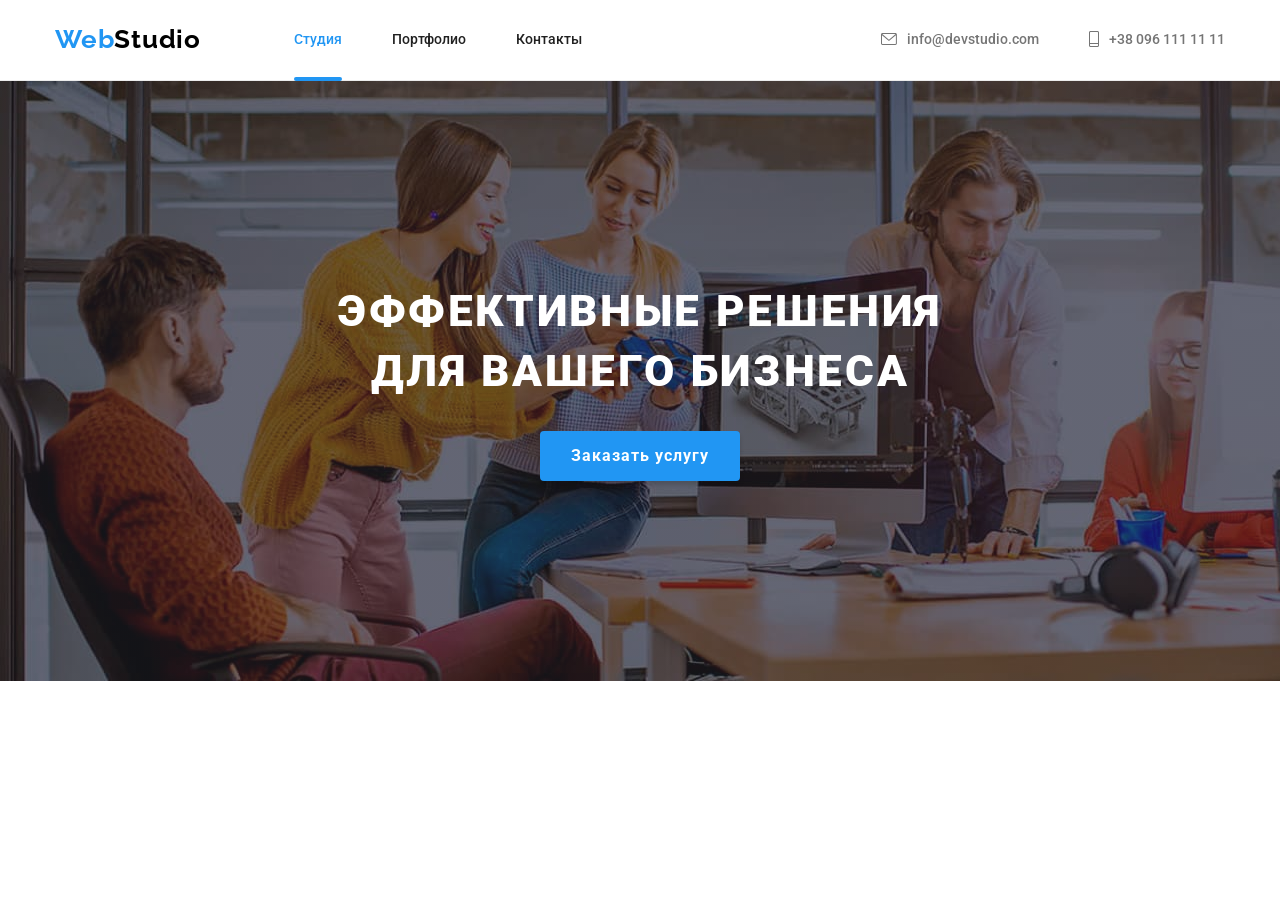
<file: index.html>
<!DOCTYPE html>
<html lang="ru">
<head>
    <meta charset="UTF-8">
    <meta name="viewport" content="width=device-width, initial-scale=1.0">
    <title>Студия</title>
    <!-- Нормализация файла Modern normalize -->
    <link rel="stylesheet" href="https://cdnjs.cloudflare.com/ajax/libs/modern-normalize/1.0.0/modern-normalize.min.css">
    <!-- Вставляем шрифты -->
    <link rel="preconnect" href="https://fonts.gstatic.com">
    <link href="https://fonts.googleapis.com/css2?family=Raleway:wght@700&family=Roboto:wght@400;500;700;900&display=swap"
        rel="stylesheet">
    <!-- Подключение внешнего (external) CSS -->
    <link rel="stylesheet" href="./css/main.min.css" />
</head>
<body>
    <header class="header">
        <div class="container">
            <nav class="nav">
                <!-- Добавлен span для стилизации цветом -->
                <a href="./index.html" aria-label="логотоип сайта" class="nav-logo"><span>Web</span>Studio</a>
                <button type="button" class="menu-button" 
                        aria-expanded="false"
                        aria-controls="menu-container"
                        data-menu-button>
                    <svg width="40" height="40" aria-label="Переключатель мобильного меню"
                    >
                    <use class="icon-cross" href="./images/sprite.svg#icon-cross"></use>
                    <use class="icon-menu" href="./images/sprite.svg#icon-menu"></use>
                </svg>
                </button>
                <div class="menu-container" id="menu-container" data-menu>
                    <ul class="nav__list">
                        <li class="nav__item">
                            <a href="./index.html" class="nav__link current">Студия</a>
                        </li>
                        <li class="nav__item">
                            <a href="./portfolio.html" class="nav__link">Портфолио</a>
                        </li>
                        <li class="nav__item">
                            <a href="" class="nav__link">Контакты</a>
                        </li>
                    </ul>                
                    <ul class="contacts-list">
                        <li class="contacts-list__item">
                            <a href="mailto:info@devstudio.com" class="contacts-list__link">
                                <svg class="contacts-list__icon" width="16" height="12">
                                    <use href="./images/sprite.svg#mail"></use>
                                </svg>info@devstudio.com
                            </a>
                        </li>
                        <li class="contacts-list__item">
                            <a href="tel:+380961111111" class="contacts-list__link">
                                <svg class="contacts-list__icon" width="10" height="16">
                                    <use href="./images/sprite.svg#tel"></use>
                                </svg>+38 096 111 11 11
                            </a>
                        </li>
                    </ul>                    
                </div>    
            </nav>        
        </div>
    </header>

    <main>
            <!--HERO -- Эффективные решения-->
            <section class="hero">
                <div class="container">
                    <h1 class="hero__title">Эффективные решения<br>
                        для вашего бизнеса</h1>
                    <button class="hero-btn btn" type="button" data-modal-open>Заказать услугу</button>
                </div>
            </section>
            
          
<!-- <script src="./js/test.js"></script> -->
<!-- <script src="./js/17.js"></script> -->
<!-- <script src="./js/&&.js"></script> -->
<!-- <script src="./js/switch.js"></script> -->
<!-- <script src="./js/length-toEnd.js" type="module" ></script> -->

<!-- <script src="./js/module_2.js"></script> -->
<!-- <script src="./js/2arguments.js"></script> -->
<!-- <script src="./js/tasksOf2module.js" type="module"></script> -->
<!-- <script src="./js/Objects_Module3.js" type="module"></script> -->

<script src="./js/autocheck_3module.js" type="module"></script>




    <!-- <script src="./js/menu.js"></script>
    <script src="./js/modal.js"></script>
     -->
    
</body>
</html>
</file>
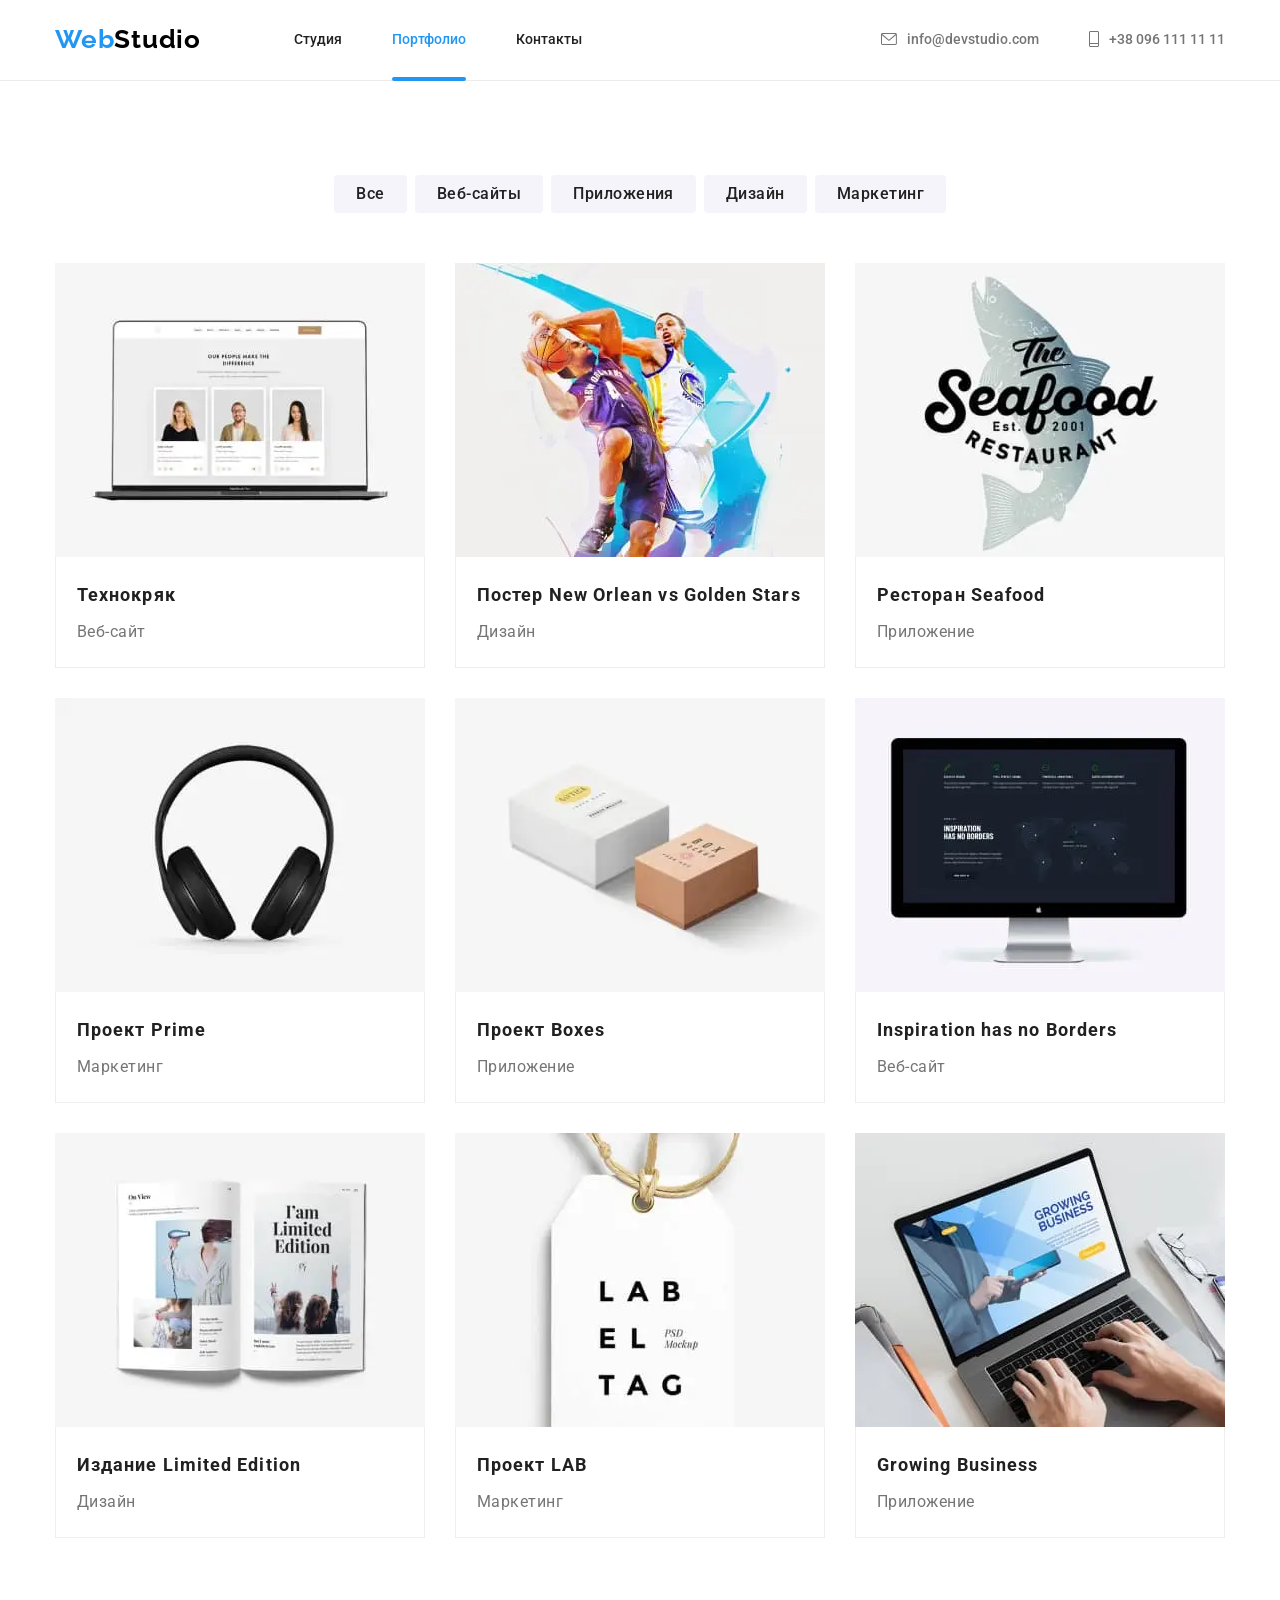
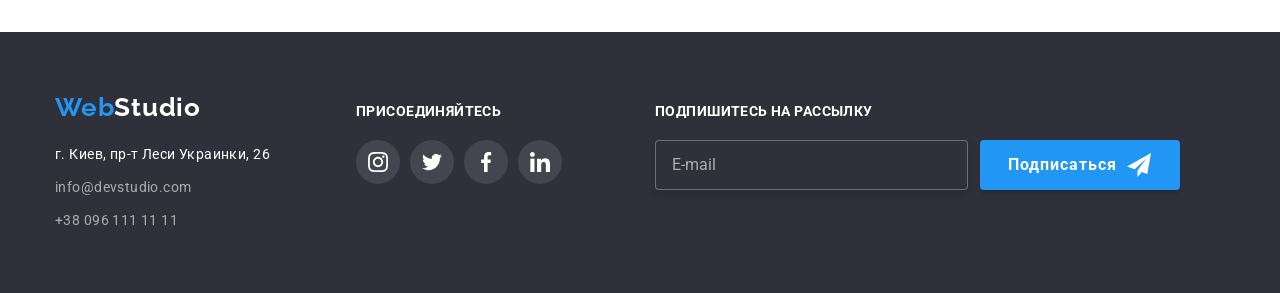
<file: portfolio.html>
<!DOCTYPE html>
<html lang="ru">

<head>
    <meta charset="UTF-8">
    <meta name="viewport" content="width=device-width, initial-scale=1.0">
    <title>Портфолио</title>
    <!-- Нормализация файла Modern normalize -->
    <link rel="stylesheet" href="https://cdnjs.cloudflare.com/ajax/libs/modern-normalize/1.0.0/modern-normalize.min.css">
    <!-- Вставляем шрифты -->
    <link rel="preconnect" href="https://fonts.gstatic.com">
    <link href="https://fonts.googleapis.com/css2?family=Raleway:wght@700&family=Roboto:wght@400;500;700;900&display=swap"
        rel="stylesheet">
    <!-- Подключение внешнего CSS -->
    <link rel="stylesheet" href="./css/main.min.css">
</head>
<body>
    <header class="header">
        <div class="container">
            <nav class="nav">
                <!-- Добавлен span для стилизации цветом -->
                <a href="./index.html" aria-label="логотоип сайта" class="nav-logo"><span>Web</span>Studio</a>
                <button type="button" class="menu-button" aria-expanded="false" aria-controls="menu-container" data-menu-button>
                    <svg width="40" height="40" aria-label="Переключатель мобильного меню">
                        <use class="icon-cross" href="./images/sprite.svg#icon-cross"></use>
                        <use class="icon-menu" href="./images/sprite.svg#icon-menu"></use>
                    </svg>
                </button>
                <div class="menu-container" id="menu-container" data-menu>
                    <ul class="nav__list">
                        <li class="nav__item">
                            <a href="./index.html" class="nav__link">Студия</a>
                        </li>
                        <li class="nav__item">
                            <a href="./portfolio.html" class="nav__link current">Портфолио</a>
                        </li>
                        <li class="nav__item">
                            <a href="" class="nav__link">Контакты</a>
                        </li>
                    </ul>
                    <ul class="contacts-list">
                        <li class="contacts-list__item">
                            <a href="mailto:info@devstudio.com" class="contacts-list__link">
                                <svg class="contacts-list__icon" width="16" height="12">
                                    <use href="./images/sprite.svg#mail"></use>
                                </svg>info@devstudio.com
                            </a>
                        </li>
                        <li class="contacts-list__item">
                            <a href="tel:+380961111111" class="contacts-list__link">
                                <svg class="contacts-list__icon" width="10" height="16">
                                    <use href="./images/sprite.svg#tel"></use>
                                </svg>+38 096 111 11 11
                            </a>
                        </li>
                    </ul>
                </div>
            </nav>        
        </div>
    </header>
    <main>
        <section class="portfolio block">
            <h1 class="visually-hidden">Портфолио</h1>
            <div class="container">
                <ul class="portfolio__filter-list">
                    <li class="portfolio__filter-list-item">
                        <button type="button"class="filter-btn">Все</button>
                    </li>
                    <li class="portfolio__filter-list-item">
                        <button type="button"class="filter-btn">Веб-сайты</button>
                    </li>
                    <li class="portfolio__filter-list-item">
                        <button type="button"class="filter-btn">Приложения</button>
                    </li>
                    <li class="portfolio__filter-list-item">
                        <button type="button"class="filter-btn">Дизайн</button>
                    </li>
                    <li class="portfolio__filter-list-item">
                        <button type="button"class="filter-btn">Маркетинг</button>
                    </li>
                </ul>

                <ul class="portfolio__list">
                    <li class="portfolio__list-item">                        
                        <a href="" class="portfolio__list-link">                            
                            <div class="portfolio-drawer-overlay">
                                <picture class="team__list-picture">
                                    <source
                                        srcset="./images/portfolio/img-01-desktop.webp 1x, ./images/portfolio/img-01-desktop@2x.webp 2x"
                                        media="(min-width: 1200px)" type="image/webp">
                                    <source
                                        srcset="./images/portfolio/img-01-desktop.jpg 1x, ./images/portfolio/img-01-desktop@2x.jpg 2x"
                                        media="(min-width: 1200px)">
                                    <source
                                        srcset="./images/portfolio/img-01-tablet.webp 1x, ./images/portfolio/img-01-tablet@2x.webp 2x"
                                        media="(min-width: 768px)" type="image/webp">
                                    <source
                                        srcset="./images/portfolio/img-01-tablet.jpg 1x, ./images/portfolio/img-01-tablet@2x.jpg 2x"
                                        media="(min-width: 768px)">
                                    <source
                                        srcset="./images/portfolio/img-01-mobile.webp 1x, ./images/portfolio/img-01-mobile@2x.webp 2x"
                                        media="(min-width: 320px)" type="image/webp">
                                    <source
                                        srcset="./images/portfolio/img-01-mobile.jpg 1x, ./images/portfolio/img-01-mobile@2x.jpg 2x"
                                        media="(min-width: 320px)">
                                    <img class="portfolio-list__img" src="./images/img-01-desktop.jpg" alt="открытый Macbook">
                                </picture>                            
                                 <div class="portfolio-drawer">
                                    <p class="portfolio-drawer__desc">Технокряк это современная площадка распространения коронавируса. Компании используют эту платформу для цифрового шпионажа и атак на защищённые сервера конкурентов.
                                    </p>
                                 </div>
                            </div>                  
                            <div class="portfolio-title-block height">                                
                                <h2 class="portfolio-title-block__title">Технокряк</h2>
                                <p class="portfolio-title-block__subtitle">Веб-сайт</p>
                            </div>
                            
                        </a>
                    </li>
                    <li class="portfolio__list-item">
                        <a href="" class="portfolio__list-link">
                            <div class="portfolio-drawer-overlay">
                                <picture class="team__list-picture">
                                    <source srcset="./images/portfolio/img-02-desktop.webp 1x, ./images/portfolio/img-02-desktop@2x.webp 2x"
                                        media="(min-width: 1200px)" type="image/webp">
                                    <source srcset="./images/portfolio/img-02-desktop.jpg 1x, ./images/portfolio/img-02-desktop@2x.jpg 2x"
                                        media="(min-width: 1200px)">
                                    <source srcset="./images/portfolio/img-02-tablet.webp 1x, ./images/portfolio/img-02-tablet@2x.webp 2x"
                                        media="(min-width: 768px)" type="image/webp">
                                    <source srcset="./images/portfolio/img-02-tablet.jpg 1x, ./images/portfolio/img-02-tablet@2x.jpg 2x"
                                        media="(min-width: 768px)">
                                    <source srcset="./images/portfolio/img-02-mobile.webp 1x, ./images/portfolio/img-02-mobile@2x.webp 2x"
                                        media="(min-width: 320px)" type="image/webp">
                                    <source srcset="./images/portfolio/img-02-mobile.jpg 1x, ./images/portfolio/img-02-mobile@2x.jpg 2x"
                                        media="(min-width: 320px)">
                                    <img class="portfolio-list__img" src="./img-02-desktop.jpg" alt="баскетболисты борятся за мяч">
                                </picture>                                
                                <div class="portfolio-drawer">
                                    <p class="portfolio-drawer__desc">Технокряк это современная площадка распространения коронавируса. Компании используют эту
                                        платформу для цифрового шпионажа и атак на защищённые сервера конкурентов.
                                    </p>
                                </div>
                            </div>
                            <div class="portfolio-title-block">
                                <h2 class="portfolio-title-block__title">Постер New Orlean vs Golden Stars</h2>
                                <p class="portfolio-title-block__subtitle">Дизайн</p>
                            </div>
                        </a>
                    </li>
                    <li class="portfolio__list-item">
                        <a href="" class="portfolio__list-link">
                            <div class="portfolio-drawer-overlay">
                                <picture class="team__list-picture">
                                    <source srcset="./images/portfolio/img-03-desktop.webp 1x, ./images/portfolio/img-03-desktop@2x.webp 2x"
                                        media="(min-width: 1200px)" type="image/webp">
                                    <source srcset="./images/portfolio/img-03-desktop.jpg 1x, ./images/portfolio/img-03-desktop@2x.jpg 2x"
                                        media="(min-width: 1200px)">
                                    <source srcset="./images/portfolio/img-03-tablet.webp 1x, ./images/portfolio/img-03-tablet@2x.webp 2x"
                                        media="(min-width: 768px)" type="image/webp">
                                    <source srcset="./images/portfolio/img-03-tablet.jpg 1x, ./images/portfolio/img-03-tablet@2x.jpg 2x"
                                        media="(min-width: 768px)">
                                    <source srcset="./images/portfolio/img-03-mobile.webp 1x, ./images/portfolio/img-03-mobile@2x.webp 2x"
                                        media="(min-width: 320px)" type="image/webp">
                                    <source srcset="./images/portfolio/img-03-mobile.jpg 1x, ./images/portfolio/img-03-mobile@2x.jpg 2x"
                                        media="(min-width: 320px)">
                                    <img class="portfolio-list__img" src="./images/img-03-desktop.jpg" alt="логотип ресторана си-фуд">
                                </picture>                            
                                <div class="portfolio-drawer">
                                    <p class="portfolio-drawer__desc">Технокряк это современная площадка распространения коронавируса. Компании используют эту
                                        платформу для цифрового шпионажа и атак на защищённые сервера конкурентов.
                                    </p>
                                </div>
                            </div>                            
                            <div class="portfolio-title-block">
                                <h2 class="portfolio-title-block__title">Ресторан Seafood</h2>
                                <p class="portfolio-title-block__subtitle">Приложение</p>
                            </div>
                        </a>
                    </li>
                    <li class="portfolio__list-item">
                        <a href="" class="portfolio__list-link">
                            <div class="portfolio-drawer-overlay">
                                <picture class="team__list-picture">
                                    <source srcset="./images/portfolio/img-04-desktop.webp 1x, ./images/portfolio/img-04-desktop@2x.webp 2x"
                                        media="(min-width: 1200px)" type="image/webp">
                                    <source srcset="./images/portfolio/img-04-desktop.jpg 1x, ./images/portfolio/img-04-desktop@2x.jpg 2x"
                                        media="(min-width: 1200px)">
                                    <source srcset="./images/portfolio/img-04-tablet.webp 1x, ./images/portfolio/img-04-tablet@2x.webp 2x"
                                        media="(min-width: 768px)" type="image/webp">
                                    <source srcset="./images/portfolio/img-04-tablet.jpg 1x, ./images/portfolio/img-04-tablet@2x.jpg 2x"
                                        media="(min-width: 768px)">
                                    <source srcset="./images/portfolio/img-04-mobile.webp 1x, ./images/portfolio/img-04-mobile@2x.webp 2x"
                                        media="(min-width: 320px)" type="image/webp">
                                    <source srcset="./images/portfolio/img-04-mobile.jpg 1x, ./images/portfolio/img-04-mobile@2x.jpg 2x"
                                        media="(min-width: 320px)">
                                    <img class="portfolio-list__img" src="./images/img-04-desktop.jpg" alt="беспроводные наушники на белом фоне">
                                </picture>                                
                                <div class="portfolio-drawer">
                                    <p class="portfolio-drawer__desc">Технокряк это современная площадка распространения коронавируса. Компании используют эту
                                        платформу для цифрового шпионажа и атак на защищённые сервера конкурентов.
                                    </p>
                                </div>
                            </div>                            
                            <div class="portfolio-title-block">
                                <h2 class="portfolio-title-block__title">Проект Prime</h2>
                                <p class="portfolio-title-block__subtitle">Маркетинг</p>
                            </div>
                        </a>
                    </li>
                    <li class="portfolio__list-item">
                        <a href="" class="portfolio__list-link">
                            <div class="portfolio-drawer-overlay">
                                <picture class="team__list-picture">
                                    <source srcset="./images/portfolio/img-05-desktop.webp 1x, ./images/portfolio/img-05-desktop@2x.webp 2x"
                                        media="(min-width: 1200px)" type="image/webp">
                                    <source srcset="./images/portfolio/img-05-desktop.jpg 1x, ./images/portfolio/img-05-desktop@2x.jpg 2x"
                                        media="(min-width: 1200px)">
                                    <source srcset="./images/portfolio/img-05-tablet.webp 1x, ./images/portfolio/img-05-tablet@2x.webp 2x"
                                        media="(min-width: 768px)" type="image/webp">
                                    <source srcset="./images/portfolio/img-05-tablet.jpg 1x, ./images/portfolio/img-05-tablet@2x.jpg 2x"
                                        media="(min-width: 768px)">
                                    <source srcset="./images/portfolio/img-05-mobile.webp 1x, ./images/portfolio/img-05-mobile@2x.webp 2x"
                                        media="(min-width: 320px)" type="image/webp">
                                    <source srcset="./images/portfolio/img-05-mobile.jpg 1x, ./images/portfolio/img-05-mobile@2x.jpg 2x"
                                        media="(min-width: 320px)">
                                    <img class="portfolio-list__img" src="./images/img-05-desktop.jpg" alt="две картонные коробки на белом фоне">
                                </picture>                                
                                <div class="portfolio-drawer">
                                    <p class="portfolio-drawer__desc">Технокряк это современная площадка распространения коронавируса. Компании используют эту
                                        платформу для цифрового шпионажа и атак на защищённые сервера конкурентов.
                                    </p>
                                </div>
                            </div>                            
                            <div class="portfolio-title-block">
                                <h2 class="portfolio-title-block__title">Проект Boxes</h2>
                                <p class="portfolio-title-block__subtitle">Приложение</p>
                            </div>
                        </a>
                    </li>
                    <li class="portfolio__list-item">
                        <a href="" class="portfolio__list-link">
                            <div class="portfolio-drawer-overlay">
                                <picture class="team__list-picture">
                                    <source srcset="./images/portfolio/img-06-desktop.webp 1x, ./images/portfolio/img-06-desktop@2x.webp 2x"
                                        media="(min-width: 1200px)" type="image/webp">
                                    <source srcset="./images/portfolio/img-06-desktop.jpg 1x, ./images/portfolio/img-06-desktop@2x.jpg 2x"
                                        media="(min-width: 1200px)">
                                    <source srcset="./images/portfolio/img-06-tablet.webp 1x, ./images/portfolio/img-06-tablet@2x.webp 2x"
                                        media="(min-width: 768px)" type="image/webp">
                                    <source srcset="./images/portfolio/img-06-tablet.jpg 1x, ./images/portfolio/img-06-tablet@2x.jpg 2x"
                                        media="(min-width: 768px)">
                                    <source srcset="./images/portfolio/img-06-mobile.webp 1x, ./images/portfolio/img-06-mobile@2x.webp 2x"
                                        media="(min-width: 320px)" type="image/webp">
                                    <source srcset="./images/portfolio/img-06-mobile.jpg 1x, ./images/portfolio/img-06-mobile@2x.jpg 2x"
                                        media="(min-width: 320px)">
                                    <img class="portfolio-list__img" src="./images/img-06-desktop.jpg" alt="монитор на белом столе">
                                </picture>                                
                                <div class="portfolio-drawer">
                                    <p class="portfolio-drawer__desc">Технокряк это современная площадка распространения коронавируса. Компании используют эту
                                        платформу для цифрового шпионажа и атак на защищённые сервера конкурентов.
                                    </p>
                                </div>
                            </div>                            
                            <div class="portfolio-title-block">
                                <h2 class="portfolio-title-block__title">Inspiration has no Borders</h2>
                                <p class="portfolio-title-block__subtitle">Веб-сайт</p>
                            </div>
                        </a>
                    </li>
                    <li class="portfolio__list-item">
                        <a href="" class="portfolio__list-link">
                            <div class="portfolio-drawer-overlay">
                                <picture class="team__list-picture">
                                    <source srcset="./images/portfolio/img-07-desktop.webp 1x, ./images/portfolio/img-07-desktop@2x.webp 2x"
                                        media="(min-width: 1200px)" type="image/webp">
                                    <source srcset="./images/portfolio/img-07-desktop.jpg 1x, ./images/portfolio/img-07-desktop@2x.jpg 2x"
                                        media="(min-width: 1200px)">
                                    <source srcset="./images/portfolio/img-07-tablet.webp 1x, ./images/portfolio/img-07-tablet@2x.webp 2x"
                                        media="(min-width: 768px)" type="image/webp">
                                    <source srcset="./images/portfolio/img-07-tablet.jpg 1x, ./images/portfolio/img-07-tablet@2x.jpg 2x"
                                        media="(min-width: 768px)">
                                    <source srcset="./images/portfolio/img-07-mobile.webp 1x, ./images/portfolio/img-07-mobile@2x.webp 2x"
                                        media="(min-width: 320px)" type="image/webp">
                                    <source srcset="./images/portfolio/img-07-mobile.jpg 1x, ./images/portfolio/img-07-mobile@2x.jpg 2x"
                                        media="(min-width: 320px)">
                                    <img class="portfolio-list__img" src="./images/img-07-desktop.jpg" alt="открытый женский журнал на столе">
                                </picture>                                
                                <div class="portfolio-drawer">
                                    <p class="portfolio-drawer__desc">Технокряк это современная площадка распространения коронавируса. Компании используют эту
                                        платформу для цифрового шпионажа и атак на защищённые сервера конкурентов.
                                    </p>
                                </div>
                            </div>                            
                            <div class="portfolio-title-block">
                                <h2 class="portfolio-title-block__title">Издание Limited Edition</h2>
                                <p class="portfolio-title-block__subtitle">Дизайн</p>
                            </div> 
                        </a>
                    </li>
                    <li class="portfolio__list-item">
                        <a href="" class="portfolio__list-link">
                            <div class="portfolio-drawer-overlay">
                                <picture class="team__list-picture">
                                    <source srcset="./images/portfolio/img-08-desktop.webp 1x, ./images/portfolio/img-08-desktop@2x.webp 2x"
                                        media="(min-width: 1200px)" type="image/webp">
                                    <source srcset="./images/portfolio/img-08-desktop.jpg 1x, ./images/portfolio/img-08-desktop@2x.jpg 2x"
                                        media="(min-width: 1200px)">
                                    <source srcset="./images/portfolio/img-08-tablet.webp 1x, ./images/portfolio/img-08-tablet@2x.webp 2x"
                                        media="(min-width: 768px)" type="image/webp">
                                    <source srcset="./images/portfolio/img-08-tablet.jpg 1x, ./images/portfolio/img-08-tablet@2x.jpg 2x"
                                        media="(min-width: 768px)">
                                    <source srcset="./images/portfolio/img-08-mobile.webp 1x, ./images/portfolio/img-08-mobile@2x.webp 2x"
                                        media="(min-width: 320px)" type="image/webp">
                                    <source srcset="./images/portfolio/img-08-mobile.jpg 1x, ./images/portfolio/img-08-mobile@2x.jpg 2x"
                                        media="(min-width: 320px)">
                                    <img class="portfolio-list__img" src="./images/img-08-desktop.jpg" alt="белый ярлык на бумажной веревке">
                                </picture>                               
                                <div class="portfolio-drawer">
                                    <p class="portfolio-drawer__desc">Технокряк это современная площадка распространения коронавируса. Компании используют эту
                                        платформу для цифрового шпионажа и атак на защищённые сервера конкурентов.
                                    </p>
                                </div>
                            </div>                            
                            <div class="portfolio-title-block">
                                <h2 class="portfolio-title-block__title">Проект LAB</h2>
                                <p class="portfolio-title-block__subtitle">Маркетинг</p>
                            </div>
                        </a>
                    </li>
                    <li class="portfolio__list-item">
                        <a href="" class="portfolio__list-link">
                            <div class="portfolio-drawer-overlay">
                                <picture class="team__list-picture">
                                    <source srcset="./images/portfolio/img-09-desktop.webp 1x, ./images/portfolio/img-09-desktop@2x.webp 2x"
                                        media="(min-width: 1200px)" type="image/webp">
                                    <source srcset="./images/portfolio/img-09-desktop.jpg 1x, ./images/portfolio/img-09-desktop@2x.jpg 2x"
                                        media="(min-width: 1200px)">
                                    <source srcset="./images/portfolio/img-09-tablet.webp 1x, ./images/portfolio/img-09-tablet@2x.webp 2x"
                                        media="(min-width: 768px)" type="image/webp">
                                    <source srcset="./images/portfolio/img-09-tablet.jpg 1x, ./images/portfolio/img-09-tablet@2x.jpg 2x"
                                        media="(min-width: 768px)">
                                    <source srcset="./images/portfolio/img-09-mobile.webp 1x, ./images/portfolio/img-09-mobile@2x.webp 2x"
                                        media="(min-width: 320px)" type="image/webp">
                                    <source srcset="./images/portfolio/img-09-mobile.jpg 1x, ./images/portfolio/img-09-mobile@2x.jpg 2x"
                                        media="(min-width: 320px)">
                                    <img class="portfolio-list__img" src="./images/img-09-desktop.jpg" alt="человек работает на ноутбуке">
                                </picture>                                
                                <div class="portfolio-drawer">
                                    <p class="portfolio-drawer__desc">Технокряк это современная площадка распространения коронавируса. Компании используют эту
                                        платформу для цифрового шпионажа и атак на защищённые сервера конкурентов.
                                    </p>
                                </div>
                            </div>                            
                            <div class="portfolio-title-block">
                                <h2 lang="en" class="portfolio-title-block__title">Growing Business</h2>
                                <p class="portfolio-title-block__subtitle">Приложение</p>
                            </div>
                        </a>
                    </li>
                </ul>
            </div>
        </section>
    </main>
<!-- FOOTER -->
<footer class="footer">
    <div class="container">
        <div class="footer-flex-set">
            <div class="footer-left-side">
                <a href="./index.html" class="footer-logo"><span>Web</span>Studio</a>
                <address class="address">
                    <ul class="address__list">
                        <li class="address__list-item">
                            <p class="address__list-place">г. Киев, пр-т Леси Украинки, 26</p>
                        </li>
                        <li class="address__list-item">
                            <a href="mailto:info@devstudio.com" class="adress__list-link">info@devstudio.com</a>
                        </li>
                        <li class="address__list-item">
                            <a href="tel:+380961111111" class="adress__list-link">+38 096 111 11 11</a>
                        </li>
                    </ul>
                </address>
            </div>
            <div class="footer-social-side">
                <b class="uppertitle">присоединяйтесь</b>
                <ul class="footer-social-side_list">
                    <li class="footer-social-side__item">
                        <a class="footer-social-side__link social-list__link" href="">
                            <svg class="social-list__icon">
                                <use href="./images/sprite.svg#instagram"></use>
                            </svg>
                        </a>
                    </li>
                    <li class="footer-social-side__item">
                        <a class="footer-social-side__link social-list__link" href="">
                            <svg class="social-list__icon">
                                <use href="./images/sprite.svg#twitter"></use>
                            </svg>
                        </a>
                    </li>
                    <li class="footer-social-side__item">
                        <a class="footer-social-side__link social-list__link" href="">
                            <svg class="social-list__icon">
                                <use href="./images/sprite.svg#facebook"></use>
                            </svg>
                        </a>
                    </li>
                    <li class="footer-social-side__item">
                        <a class="footer-social-side__link social-list__link" href="">
                            <svg class="social-list__icon">
                                <use href="./images/sprite.svg#linkedin"></use>
                            </svg>
                        </a>
                    </li>
                </ul>
            </div>
        </div>
        <div class="footer-right-side">
            <b class="uppertitle">Подпишитесь на рассылку</b>
            <form class="form">
                <p class="form__subscribe">
                    <label for="email"></label>
                    <input class="form__input" type="email" placeholder="E-mail">
                </p>

                <button type="submit" class="subscribe-btn btn">Подписаться</button>
            </form>
        </div>
    </div>
</footer>

<script src="./js/menu.js"></script>
<script src="./js/modal.js"></script>
    
</body>
</html>
</file>
<file: css/main.min.css>
:root{--primary-font-color: #212121;--secondary-font-color: #757575;--accent-color: #2196f3;--bg-color: #ffffff;--secondary-bg-color: #f5f4fa;--footer-bg-color: #2f303a;--primary-font: "Roboto", sans-serif;--logo-font: "Raleway", sans-serif}.visually-hidden{position:absolute;width:1px;height:1px;margin:-1px;border:0;padding:0;white-space:nowrap;clip-path:inset(100%);clip:rect(0 0 0 0);overflow:hidden}.container{margin:0 auto;padding-left:15px;padding-right:15px}@media screen and (min-width: 480px){.container{width:480px}}@media screen and (min-width: 768px){.container{width:768px}}@media screen and (min-width: 1200px){.container{width:1200px}}body{background-color:var(--bg-color);color:var(--primary-font-color);font-family:var(--primary-font);margin:0}body.modal-open{overflow:hidden}h1,h2,h3,h4,h5,h6{margin:0}p{margin:0}a{text-decoration:none}ul,ol{list-style:none;margin:0;padding:0}img{display:block;max-width:100%;height:auto}.social-list__icon{width:20px;height:20px}.social-list__link{display:flex;align-items:center;justify-content:center;width:44px;height:44px;background-color:var(--bg-color);border-radius:50%;transition:fill 250ms cubic-bezier(0.4, 0, 0.2, 1),background-color 250ms cubic-bezier(0.4, 0, 0.2, 1)}.social-list__link:hover,.social-list__link:focus{background-color:var(--accent-color)}.social-list__link .social-list__icon{fill:#afb1b8;transition:fill 250ms cubic-bezier(0.4, 0, 0.2, 1)}.social-list__link:hover .social-list__icon,.social-list__link:focus .social-list__icon{fill:var(--bg-color)}.footer-social-side__link{background-color:rgba(255,255,255,0.1)}.footer-social-side__link .social-list__icon{fill:var(--bg-color);transition:fill 250ms cubic-bezier(0.4, 0, 0.2, 1)}.backdrop{position:fixed;width:100vw;height:100vh;left:0;top:0;background-color:rgba(0,0,0,0.2);overflow-y:scroll;padding-left:15px;padding-right:15px}.backdrop.is-hidden{transition:all cubic-bezier(0.4, 0, 0.2, 1) 250ms}@media screen and (min-width: 1200px){.backdrop.is-hidden{transition:all 400ms cubic-bezier(0.4, 0, 0.2, 1) 250ms}}.modal-form-btn{width:200px;margin:0 auto}.close-btn{display:flex;align-items:center;justify-content:center;position:absolute;width:30px;height:30px;top:8px;right:8px;background-color:var(--bg-color);border:1px solid rgba(0,0,0,0.1);border-radius:50%;cursor:pointer;transition:fill 250ms cubic-bezier(0.4, 0, 0.2, 1)}.close-btn:focus,.close-btn:hover{fill:var(--accent-color)}.modal{position:relative;max-width:528px;max-height:581px;width:100%;padding:40px;background-color:var(--bg-color);box-shadow:0px 1px 3px rgba(0,0,0,0.12),0px 1px 1px rgba(0,0,0,0.14),0px 2px 1px rgba(0,0,0,0.2);border-radius:4px;top:50%;left:50%;opacity:1;transform:translate(-50%, -50%) scale(1) rotateY(360deg);transition:transform 400ms cubic-bezier(0.4, 0, 0.2, 1) 150ms,opacity 300ms cubic-bezier(0.4, 0, 0.2, 1)}@media screen and (max-width: 340px){.modal{padding:29px}}@media screen and (min-width: 550px) and (max-width: 1020px) and (orientation: landscape){.modal{top:90%}}@media screen and (max-width: 800px){.modal{max-width:450px;max-height:609px}}.backdrop.is-hidden .modal{opacity:0;transform:translate(-50%, -50%) scale(0) rotateY(180deg)}.is-hidden{opacity:0;visibility:hidden;pointer-events:none}.modal__caption{display:inline-block;font-weight:700;font-size:20px;line-height:1.5;text-align:center;letter-spacing:0.03em;color:#212121;margin-bottom:12px}@media screen and (min-width: 1200px){.modal__caption{font-weight:700;font-size:20px;line-height:1.15}}.modal__form{display:flex;flex-direction:column}.modal__form-label{font-weight:400;font-size:12px;line-height:1.167;letter-spacing:0.01em;color:var(--secondary-font-color);margin-bottom:10px}@media screen and (min-width: 1200px){.modal__form-label{font-weight:400;font-size:12px;line-height:1.667}}.modal__form-input-wrapper{position:relative;display:block}.modal__form-icon{position:absolute;left:12px;top:50%;transform:translateY(-50%);transition:fill 250ms cubic-bezier(0.4, 0, 0.2, 1)}.modal__form-input:focus+.modal__form-icon{fill:var(--accent-color)}.modal__form-field{margin-bottom:20px}.modal__form-comment{height:120px;resize:none;width:100%;border:1px solid rgba(33,33,33,0.2);box-sizing:border-box;border-radius:4px;margin-top:4px;padding:12px 16px}.modal__form-comment::placeholder{font-weight:400;font-size:12px;line-height:1.167;letter-spacing:0.01em;color:rgba(117,117,117,0.5)}.modal__form-comment:focus,.modal__form-comment:hover{border-color:var(--accent-color);outline:none;transition:border-color 250ms cubic-bezier(0.4, 0, 0.2, 1)}.modal__form-input{height:40px;width:100%;border:1px solid rgba(33,33,33,0.2);box-sizing:border-box;border-radius:4px;margin-top:4px;padding-left:42px}.modal__form-input:focus,.modal__form-input:hover{border-color:var(--accent-color);outline:none;transition:border-color 250ms cubic-bezier(0.4, 0, 0.2, 1)}.modal__form-policy-text{display:flex;align-items:center;justify-content:center;font-weight:400;font-size:12px;line-height:1.167;letter-spacing:0.03em;margin-bottom:30px;color:var(--secondary-font-color)}@media screen and (min-width: 1200px){.modal__form-policy-text{font-weight:400;font-size:14px;line-height:1.714}}.modal__form-policy-text::before{content:"";display:inline-block;width:16px;height:15px;padding-right:16px;margin-right:8px;background-image:url("../images/backdrop/check-icon-off.svg");transition:background-color 250ms cubic-bezier(0.4, 0, 0.2, 1),background-image 250ms cubic-bezier(0.4, 0, 0.2, 1)}.modal__form-policy:checked+.modal__form-policy-text::before{background-color:var(--accent-color);border:none;border-radius:2px;background-image:url("../images/backdrop/check-icon-on.svg")}.modal__form-policy-link{color:var(--accent-color);text-decoration:underline;text-decoration-skip-ink:none}.btn{max-width:200px;width:100%;height:50px;box-shadow:0px 4px 4px rgba(0,0,0,0.15);border-radius:4px;font-weight:700;font-size:16px;line-height:1.875;align-items:center;text-align:center;letter-spacing:0.06em;color:var(--bg-color);background-color:var(--accent-color);cursor:pointer;border:transparent;transition:filter 250ms cubic-bezier(0.4, 0, 0.2, 1)}.uppertitle{font-weight:700;font-size:14px;line-height:1.143;letter-spacing:0.03em;text-transform:uppercase;color:var(--bg-color)}.block{padding-top:60px;padding-bottom:60px}@media screen and (min-width: 1200px){.block{padding-top:94px;padding-bottom:94px}}.menu-button{display:inline-flex;margin:0;padding:0;border:none;background-color:transparent;transition:fill 250ms cubic-bezier(0.4, 0, 0.2, 1)}.menu-button:focus,.menu-button:hover{fill:var(--accent-color)}@media screen and (min-width: 768px){.menu-button{display:none}}.menu-button .icon-cross{display:none}.menu-button.is-open .icon-cross{display:block}.menu-button.is-open .icon-menu{display:none}@media screen and (max-width: 767px){.menu-container{display:none;position:absolute;background-color:var(--bg-color);top:100%;left:0;width:100%;font-weight:500;font-size:18px;line-height:1.167;letter-spacing:0.02em}}@media screen and (min-width: 768px){.menu-container{font-weight:500;font-size:14px;line-height:1.143;display:flex;justify-content:space-between;flex-grow:1}}@media screen and (max-width: 767px){.menu-container.is-open{display:block}}.header{position:relative;padding-top:10px;padding-bottom:10px;border-bottom:1px solid #ececec}@media screen and (min-width: 768px){.header{padding-top:21px;padding-bottom:21px}}@media screen and (min-width: 1200px){.header{padding-top:24px;padding-bottom:25px}}.hero{max-width:1600px;min-height:400px;margin-left:auto;margin-right:auto;background-color:var(--footer-bg-color);background-size:cover;background-repeat:no-repeat;padding-top:118px;padding-bottom:118px;text-align:center}@media screen and (min-width: 320px) and (max-width: 767px){.hero{background-image:linear-gradient(rgba(47,48,58,0.4), rgba(47,48,58,0.4)),url("../images/hero/bg-mobile.jpg")}}@media screen and (min-width: 320px) and (max-width: 767px) and (min-device-pixel-ratio: 2), screen and (min-width: 320px) and (max-width: 767px) and (min-resolution: 192dpi), screen and (min-width: 320px) and (max-width: 767px) and (min-resolution: 2dppx){.hero{background-image:linear-gradient(rgba(47,48,58,0.4), rgba(47,48,58,0.4)),url("../images/hero/bg-mobile@2x.jpg")}}@media screen and (min-width: 320px) and (max-width: 767px) and (min-device-pixel-ratio: 3), screen and (min-width: 320px) and (max-width: 767px) and (min-resolution: 288dpi), screen and (min-width: 320px) and (max-width: 767px) and (min-resolution: 3dppx){.hero{background-image:linear-gradient(rgba(47,48,58,0.4), rgba(47,48,58,0.4)),url("../images/hero/bg-mobile@3x.jpg")}}@media screen and (min-width: 768px){.hero{background-image:linear-gradient(rgba(47,48,58,0.4), rgba(47,48,58,0.4)),url("../images/hero/bg-tablet.jpg")}}@media screen and (min-width: 768px) and (min-device-pixel-ratio: 2), screen and (min-width: 768px) and (min-resolution: 192dpi), screen and (min-width: 768px) and (min-resolution: 2dppx){.hero{background-image:linear-gradient(rgba(47,48,58,0.4), rgba(47,48,58,0.4)),url("../images/hero/bg-tablet@2x.jpg")}}@media screen and (min-width: 768px) and (min-device-pixel-ratio: 3), screen and (min-width: 768px) and (min-resolution: 288dpi), screen and (min-width: 768px) and (min-resolution: 3dppx){.hero{background-image:linear-gradient(rgba(47,48,58,0.4), rgba(47,48,58,0.4)),url("../images/hero/bg-tablet@3x.jpg")}}@media screen and (min-width: 1200px){.hero{padding-top:200px;padding-bottom:200px;background-image:linear-gradient(rgba(47,48,58,0.4), rgba(47,48,58,0.4)),url("../images/hero/bg-desktop.jpg")}}@media screen and (min-width: 1200px) and (min-device-pixel-ratio: 2), screen and (min-width: 1200px) and (min-resolution: 192dpi), screen and (min-width: 1200px) and (min-resolution: 2dppx){.hero{background-image:linear-gradient(rgba(47,48,58,0.4), rgba(47,48,58,0.4)),url("../images/hero/bg-desktop@2x.jpg")}}@media screen and (min-width: 1200px) and (min-device-pixel-ratio: 3), screen and (min-width: 1200px) and (min-resolution: 288dpi), screen and (min-width: 1200px) and (min-resolution: 3dppx){.hero{background-image:linear-gradient(rgba(47,48,58,0.4), rgba(47,48,58,0.4)),url("../images/hero/bg-desktop@3x.jpg")}}.hero__title{font-weight:900;font-size:26px;line-height:1.615;letter-spacing:0.06em;text-transform:uppercase;color:#ffffff}@media screen and (min-width: 1200px){.hero__title{font-weight:900;font-size:44px;line-height:1.364}}.hero-btn{margin-top:30px;transition:filter 250ms cubic-bezier(0.4, 0, 0.2, 1)}.hero-btn:hover,.hero-btn:focus{filter:drop-shadow(0px 4px 4px rgba(0,0,0,0.25))}@media screen and (min-width: 1200px){.features{padding-top:94px}}@media screen and (min-width: 768px){.features__list{display:flex;flex-wrap:wrap;margin:-15px}}.features__item{height:226px}@media screen and (max-width: 767px){.features__item:not(:last-child){margin-bottom:30px}}@media screen and (min-width: 768px){.features__item{height:251px;margin:15px;width:calc((100% - 2 * 30px) / 2)}}@media screen and (min-width: 1200px){.features__item{width:calc((100% - 4 * 30px) / 4);height:251px}}.features__bg{height:120px;display:flex;align-items:center;justify-content:center;background:#f5f4fa;border-radius:4px;margin-bottom:30px}@media screen and (min-width: 768px){.features__bg{width:354px;height:120px}}@media screen and (min-width: 1200px){.features__bg{width:270px;height:120px}}.features__icon{fill:var(--primary-font-color)}.features__title{margin-bottom:10px;color:var(--primary-font-color)}@media screen and (max-width: 767px){.features__title{text-align:center}}.features__title-desc{font-weight:400;font-size:14px;line-height:1.714;letter-spacing:0.03em;color:var(--secondary-font-color)}.about{display:none}@media screen and (min-width: 1200px){.about{display:flex;padding-bottom:94px}}.about-title{font-weight:700;font-size:36px;line-height:1.667;text-align:center;letter-spacing:0.03em;margin-bottom:50px}.about__list{display:flex}.about__list-item{display:flex;position:relative}.about__list-item:not(:last-child){margin-right:30px}.about__list-card{width:370px;height:70px;bottom:0;background-color:rgba(47,48,58,0.8);position:absolute}.about__list-uppertitle{margin:27px auto;text-align:center;color:var(--bg-color)}.team{background-color:var(--secondary-bg-color)}.team-title{font-weight:700;font-size:28px;line-height:1.179;text-align:center;letter-spacing:0.03em;margin-bottom:30px}@media screen and (min-width: 1200px){.team-title{font-weight:700;font-size:36px;line-height:1.667;margin-bottom:50px}}@media screen and (min-width: 768px){.team__list{display:flex;flex-wrap:wrap;margin:-15px}}.team__list-item{background-color:var(--bg-color);padding-bottom:24px;box-shadow:0px 1px 3px rgba(0,0,0,0.12),0px 1px 1px rgba(0,0,0,0.14),0px 2px 1px rgba(0,0,0,0.2);border-radius:0px 0px 4px 4px}@media screen and (max-width: 767px){.team__list-item:not(:last-child){margin-bottom:30px}}@media screen and (min-width: 768px){.team__list-item{width:calc((100% - 2 * 30px) / 2);margin:15px}}@media screen and (min-width: 1200px){.team__list-item{width:calc((100% - 4 * 30px) / 4);padding-bottom:30px}}.team__list-name{font-weight:500;font-size:16px;line-height:1.188;text-align:center;letter-spacing:0.03em;margin-top:30px}.team__list-position{font-weight:400;font-size:16px;line-height:1.188;text-align:center;letter-spacing:0.03em;color:var(--secondary-font-color);margin-top:10px}.social-list{display:flex;justify-content:center;margin-right:32px;margin-left:32px;margin-top:16px}.social-list__item:not(:last-child){margin-right:10px}@media screen and (max-width: 767px){.mobile-team{display:block;max-width:450px;width:100%}}.clients-title{font-weight:700;font-size:28px;line-height:1.179;text-align:center;letter-spacing:0.03em;color:var(--primary-font-color);margin-bottom:30px}@media screen and (min-width: 1200px){.clients-title{font-weight:700;font-size:36px;line-height:1.667;margin-bottom:50px}}.clients__list{display:flex;margin:-15px;flex-wrap:wrap}.clients__list-item{width:calc((100% - 2 * 30px) / 2);margin:15px}@media screen and (min-width: 768px){.clients__list-item{width:calc((100% - 3 * 30px) / 3)}}@media screen and (min-width: 1200px){.clients__list-item{width:calc((100% - 6 * 30px) / 6)}}.clients__list-link{display:flex;align-items:center;justify-content:center;height:90px;border:1px solid #afb1b8;color:#afb1b8;border-radius:4px;transition:color 250ms cubic-bezier(0.4, 0, 0.2, 1),border-color 250ms cubic-bezier(0.4, 0, 0.2, 1)}.clients__list-link:hover,.clients__list-link:focus{color:var(--accent-color);border-color:var(--accent-color)}.clients__list-icon{fill:currentColor}.clients__list-icon:hover,.clients__list-icon:focus{fill:currentColor}.filter-btn{min-width:73px;padding:6px 22px;border-radius:4px;font-weight:500;font-size:16px;line-height:1.625;align-items:center;text-align:center;letter-spacing:0.03em;color:var(--primary-font-color);background-color:var(--secondary-bg-color);cursor:pointer;border:transparent;transition:box-shadow 250ms cubic-bezier(0.4, 0, 0.2, 1),background-color 250ms cubic-bezier(0.4, 0, 0.2, 1),color 250ms cubic-bezier(0.4, 0, 0.2, 1)}.filter-btn:hover,.filter-btn:focus{color:var(--bg-color);background-color:var(--accent-color);box-shadow:0px 3px 1px rgba(0,0,0,0.1),0px 1px 2px rgba(0,0,0,0.08),0px 2px 2px rgba(0,0,0,0.12)}.portfolio__filter-list{display:flex;justify-content:center;margin-bottom:50px}@media screen and (max-width: 767px){.portfolio__filter-list{justify-content:start;margin-bottom:40px;flex-wrap:wrap}.portfolio__filter-list .portfolio__filter-list-item:nth-child(-n+3){margin-bottom:15px}}@media screen and (min-width: 768px) and (max-width: 1199px){.portfolio__filter-list{margin-bottom:30px}}.portfolio__filter-list-item:not(:last-child){margin-right:8px}.portfolio__list{display:flex;flex-wrap:wrap}@media screen and (max-width: 767px){.portfolio__list{justify-content:center}}@media screen and (min-width: 768px){.portfolio__list{margin:-15px}}.portfolio__list-item{max-width:450px;background:#ffffff}@media screen and (max-width: 1199px){.portfolio__list-item:not(:last-child){margin-bottom:30px}}@media screen and (min-width: 768px){.portfolio__list-item{max-width:354px;margin:15px}}@media screen and (min-width: 1200px){.portfolio__list-item{max-width:370px}}.portfolio__list-link{display:block;transition:box-shadow 250ms cubic-bezier(0.4, 0, 0.2, 1)}.portfolio__list-link:hover,.portfolio__list-link:focus{box-shadow:0px 1px 1px rgba(0,0,0,0.12),0px 4px 4px rgba(0,0,0,0.06),1px 4px 6px rgba(0,0,0,0.16)}.portfolio-title-block{border-right:1px solid #eeeeee;border-left:1px solid #eeeeee;border-bottom:1px solid #eeeeee;padding:20px 21px}.portfolio-title-block__title{font-weight:700;font-size:18px;line-height:2;letter-spacing:0.06em;color:var(--primary-font-color);margin-bottom:4px}.portfolio-title-block__subtitle{font-weight:400;font-size:16px;line-height:1.875;letter-spacing:0.03em;color:var(--secondary-font-color)}.portfolio-drawer-overlay{position:relative;overflow:hidden}.portfolio-drawer{position:absolute;top:0;left:0;width:100%;height:100%;background-color:rgba(33,150,243,0.9);transform:translateY(100%);transition:transform 250ms cubic-bezier(0.4, 0, 0.2, 1)}.portfolio__list-link:hover .portfolio-drawer,.portfolio__list-link:focus .portfolio-drawer{transform:translateY(0)}.portfolio-drawer__desc{font-weight:400;font-size:18px;line-height:1.556;letter-spacing:0.03em;padding:63px 24px;color:var(--bg-color)}@media screen and (min-width: 768px) and (max-width: 1199px){.height{height:146px}}.footer{background-color:var(--footer-bg-color);padding-top:60px;padding-bottom:60px}@media screen and (max-width: 1199px){.footer{text-align:center}}@media screen and (min-width: 1200px){.footer .container{display:flex;align-items:baseline}}@media screen and (min-width: 768px){.footer-flex-set{display:flex;justify-content:space-around;align-items:baseline}}@media screen and (max-width: 1199px){.footer-left-side{margin-bottom:60px}}@media screen and (min-width: 768px) and (max-width: 1199px){.footer-left-side{display:inline-block}}@media screen and (min-width: 1200px){.address{width:231px}}.address__list-item:not(:last-child){margin-bottom:9px}.address__list-place{font-weight:400;font-size:14px;line-height:1.714;letter-spacing:0.03em;color:var(--bg-color);font-style:normal}.adress__list-link{font-weight:400;font-size:14px;line-height:1.714;letter-spacing:0.03em;color:rgba(255,255,255,0.6);font-style:normal}@media screen and (max-width: 1199px){.footer-social-side{margin-bottom:60px}}@media screen and (min-width: 768px) and (max-width: 1199px){.footer-social-side{display:inline-block}}@media screen and (min-width: 1200px){.footer-social-side{margin-left:70px}}.footer-social-side_list{display:flex;justify-content:center;margin-top:20px}@media screen and (min-width: 1200px){.footer-social-side_list{justify-content:space-between}}.footer-social-side__item:not(:last-child){margin-right:10px}@media screen and (min-width: 1200px){.footer-right-side{margin-left:93px}}.form{margin-top:20px}@media screen and (min-width: 1200px){.form{display:flex;margin-top:20px}}.form__subscribe .form__input{width:100%;border:1px solid rgba(255,255,255,0.3);box-sizing:border-box;filter:drop-shadow(0px 4px 4px rgba(0,0,0,0.15));border-radius:4px;background-color:var(--footer-bg-color);color:rgba(255,255,255,0.6);padding:15px 16px}.form__input::placeholder{color:rgba(255,255,255,0.6)}.form__subscribe{max-width:450px;height:50px;margin-left:auto;margin-right:auto}@media screen and (min-width: 1200px){.form__subscribe{display:flex;width:358px}}.subscribe-btn{display:flex;justify-content:center;margin-left:auto;margin-right:auto}@media screen and (max-width: 1199px){.subscribe-btn{margin-top:20px}}@media screen and (min-width: 1200px){.subscribe-btn{margin-left:12px}}.subscribe-btn::after{content:"";display:flex;align-items:center;width:24px;height:24px;margin-left:10px;background-image:url("../images/footer/subscribe-icon.svg");background-size:contain}.nav-logo{color:#000000;text-decoration:none;font-family:var(--logo-font);font-weight:700;font-size:24px;line-height:1.167;letter-spacing:0.03em}@media screen and (min-width: 768px){.nav-logo{margin-right:88px}}@media screen and (min-width: 1200px){.nav-logo{font-weight:700;font-size:26px;line-height:1.192;margin-right:93px}}.nav-logo span{color:var(--accent-color)}.footer-logo{display:inline-block;margin-bottom:20px;color:var(--bg-color);text-decoration:none;font-family:var(--logo-font);font-weight:700;font-size:24px;line-height:1.167;letter-spacing:0.03em}@media screen and (min-width: 1200px){.footer-logo{font-weight:700;font-size:26px;line-height:1.192}}.footer-logo span{color:var(--accent-color)}.nav{display:flex;align-items:center;justify-content:space-between;width:100%}@media screen and (max-width: 767px){.menu-container{padding:60px 0}}@media screen and (max-width: 767px){.nav__list{text-align:center;margin-bottom:60px}}@media screen and (min-width: 768px){.nav__list{display:flex;align-items:center}}@media screen and (min-width: 1200px){.nav__item{position:relative}}@media screen and (max-width: 767px){.nav__item:not(:last-child){margin-bottom:40px}}@media screen and (min-width: 768px){.nav__item:not(:last-child){margin-right:50px}}.nav__link{color:var(--primary-font-color);padding:7px 0;transition:color 250ms cubic-bezier(0.4, 0, 0.2, 1)}@media screen and (max-width: 1199px){.nav__link{padding:11.5px 0}}.nav__link:hover,.nav__link:focus{color:var(--accent-color)}.nav__link.current{color:var(--accent-color)}@media screen and (max-width: 1199px){.nav__link.current{position:relative}}.nav__link.current::after{content:"";display:block;width:100%;height:4px;background-color:var(--accent-color);border-radius:2px;margin-top:8px;left:0;position:absolute;opacity:1;transition:opacity 250ms cubic-bezier(0.4, 0, 0.2, 1)}@media screen and (min-width: 768px){.nav__link.current::after{margin-top:29.5px}}@media screen and (min-width: 1200px){.nav__link.current::after{bottom:-33.5px}}@media screen and (min-width: 768px){.contacts-list{font-weight:500;font-size:12px;line-height:1.167}}@media screen and (min-width: 1200px){.contacts-list{display:flex;align-items:center;font-weight:500;font-size:14px;line-height:1.143;margin-left:auto}}@media screen and (max-width: 767px){.contacts-list__item:not(:last-child){margin-bottom:16px}}@media screen and (min-width: 768px) and (max-width: 1199px){.contacts-list__item:not(:last-child){margin-bottom:10px}}@media screen and (min-width: 1200px){.contacts-list__item:not(:last-child){margin-right:50px}}.contacts-list__link{display:flex;align-items:center;color:var(--secondary-font-color);transition:color 250ms cubic-bezier(0.4, 0, 0.2, 1)}@media screen and (max-width: 767px){.contacts-list__link{justify-content:center;padding:3px 0}}.contacts-list__link:hover,.contacts-list__link:focus{color:var(--accent-color)}.contacts-list__icon{fill:currentColor;margin-right:10px}@media screen and (min-width: 768px) and (max-width: 1199px){.contacts-list__icon{margin-right:8px}}
/*# sourceMappingURL=main.min.css.map */
</file>
